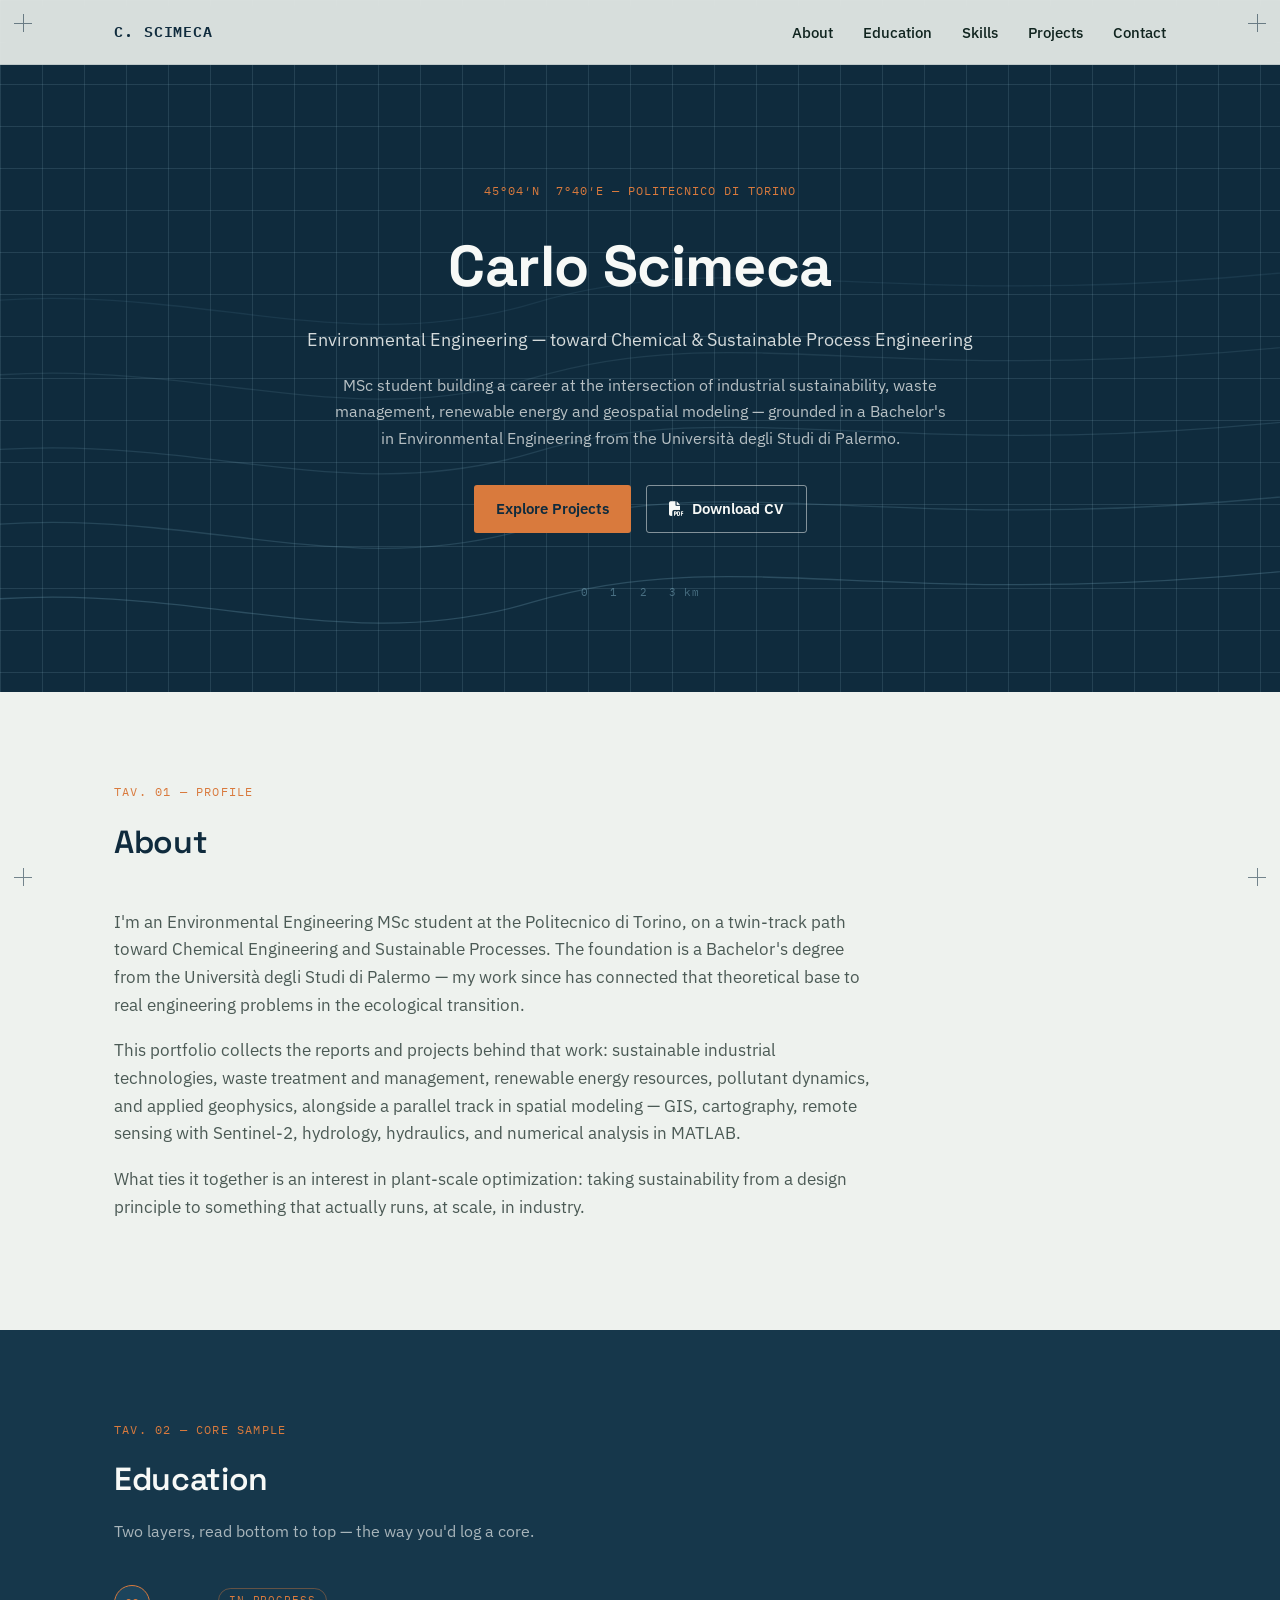
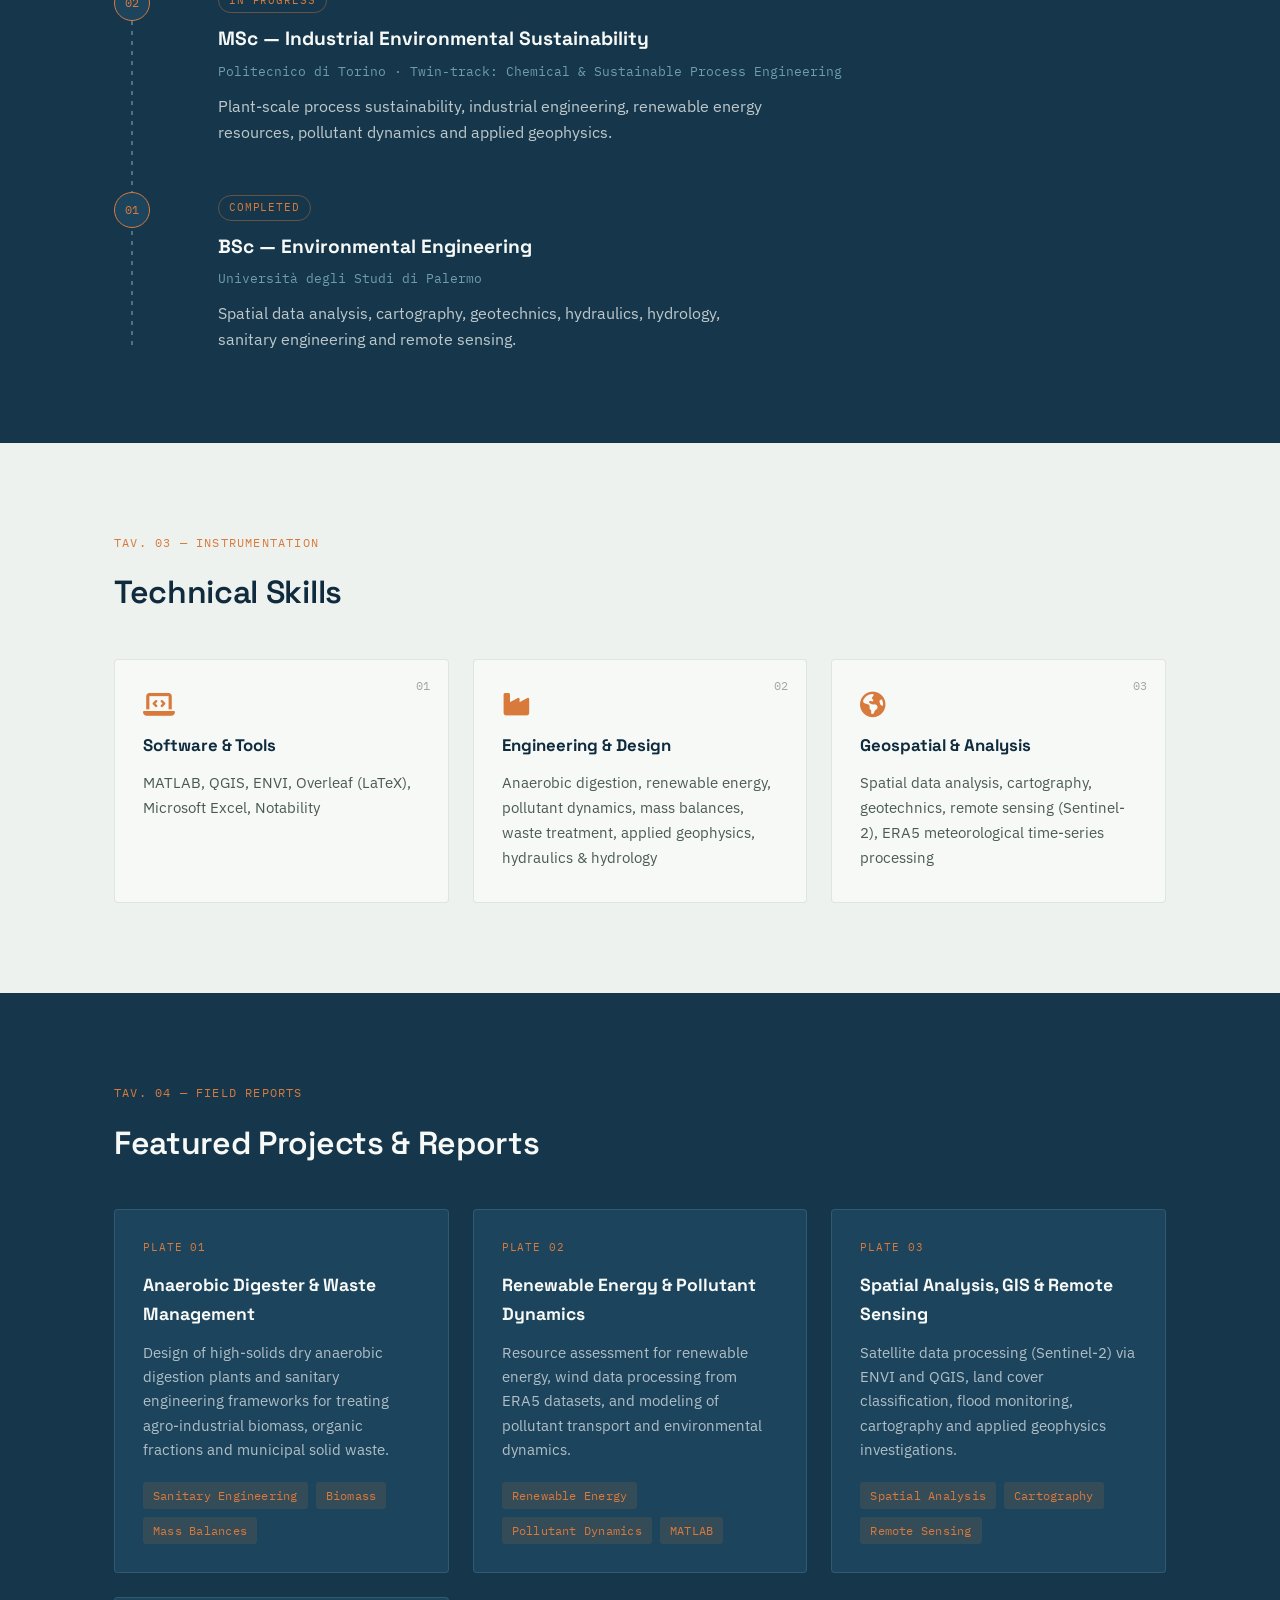
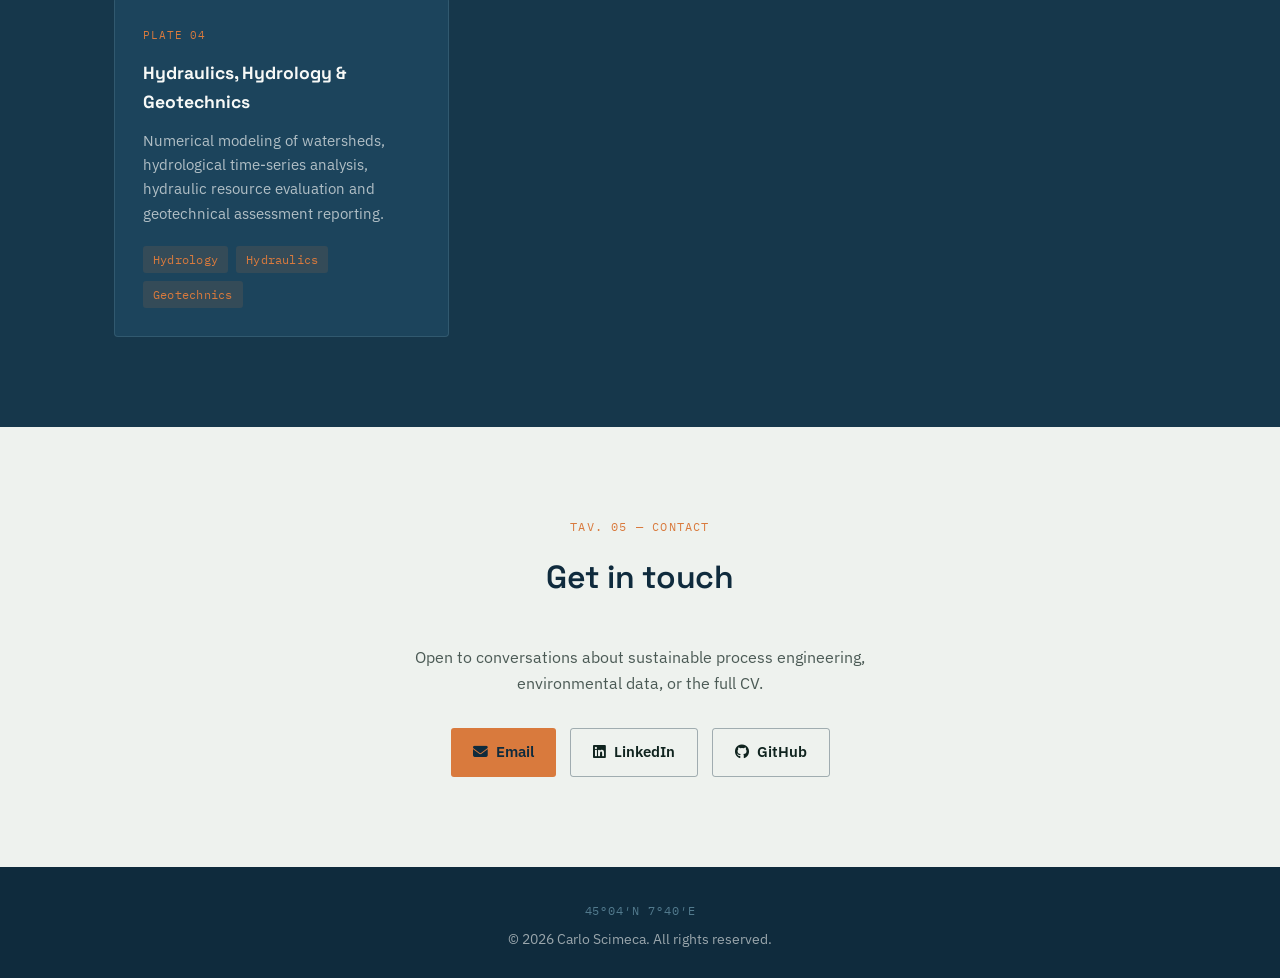
<file: index.html>
<!DOCTYPE html>
<html lang="en">
<head>
    <meta charset="UTF-8">
    <meta name="viewport" content="width=device-width, initial-scale=1.0">
    <title>Carlo Scimeca | Environmental Engineering Portfolio</title>
    <meta name="description" content="Portfolio of Carlo Scimeca — Environmental Engineering MSc student, Politecnico di Torino. Sustainable process engineering, waste management, renewable energy, geospatial modeling.">
    <link rel="stylesheet" href="style.css">
    <link rel="preconnect" href="https://fonts.googleapis.com">
    <link href="https://fonts.googleapis.com/css2?family=Space+Grotesk:wght@500;600;700&family=IBM+Plex+Sans:wght@400;500;600&family=IBM+Plex+Mono:wght@400;500;600&display=swap" rel="stylesheet">
    <link rel="stylesheet" href="https://cdnjs.cloudflare.com/ajax/libs/font-awesome/6.4.0/css/all.min.css">
</head>
<body>

    <!-- Corner crosshairs (fixed, drawing-sheet convention) -->
    <div class="crosshair tl" aria-hidden="true"></div>
    <div class="crosshair tr" aria-hidden="true"></div>
    <div class="crosshair bl" aria-hidden="true"></div>
    <div class="crosshair br" aria-hidden="true"></div>

    <!-- Header -->
    <header>
        <div class="container nav-container">
            <a href="#top" class="logo">C. SCIMECA</a>
            <nav>
                <a href="#about">About</a>
                <a href="#education">Education</a>
                <a href="#skills">Skills</a>
                <a href="#projects">Projects</a>
                <a href="#contact">Contact</a>
            </nav>
        </div>
    </header>

    <!-- Hero -->
    <section class="hero" id="top">
        <svg class="contour-field" viewBox="0 0 1200 800" preserveAspectRatio="xMidYMid slice" aria-hidden="true">
            <g class="contour-lines">
                <path d="M-100,650 C150,600 300,700 500,640 C700,580 850,660 1300,600" />
                <path d="M-100,580 C150,530 300,630 500,570 C700,510 850,590 1300,530" />
                <path d="M-100,510 C150,460 300,560 500,500 C700,440 850,520 1300,460" />
                <path d="M-100,440 C150,390 300,490 500,430 C700,370 850,450 1300,390" />
                <path d="M-100,370 C150,320 300,420 500,360 C700,300 850,380 1300,320" />
            </g>
        </svg>
        <div class="container hero-content">
            <p class="coord-tag">45°04&prime;N&nbsp;&nbsp;7&deg;40&prime;E — POLITECNICO DI TORINO</p>
            <h1>Carlo Scimeca</h1>
            <p class="subtitle">Environmental Engineering &mdash; toward Chemical &amp; Sustainable Process Engineering</p>
            <p class="hero-desc">MSc student building a career at the intersection of industrial sustainability, waste management, renewable energy and geospatial modeling &mdash; grounded in a Bachelor's in Environmental Engineering from the Università degli Studi di Palermo.</p>
            <div class="hero-buttons">
                <a href="#projects" class="btn primary">Explore Projects</a>
                <a href="Documents/CV.pdf" class="btn secondary" target="_blank"><i class="fas fa-file-pdf"></i> Download CV</a>
            </div>
        </div>
        <div class="scale-bar" aria-hidden="true">
            <span>0</span><span>1</span><span>2</span><span>3 km</span>
        </div>
    </section>

    <!-- About -->
    <section id="about" class="section">
        <div class="container">
            <p class="sheet-tag">TAV. 01 &mdash; PROFILE</p>
            <h2>About</h2>
            <div class="about-grid">
                <div class="about-text">
                    <p>I'm an Environmental Engineering MSc student at the Politecnico di Torino, on a twin-track path toward Chemical Engineering and Sustainable Processes. The foundation is a Bachelor's degree from the Università degli Studi di Palermo &mdash; my work since has connected that theoretical base to real engineering problems in the ecological transition.</p>
                    <p>This portfolio collects the reports and projects behind that work: sustainable industrial technologies, waste treatment and management, renewable energy resources, pollutant dynamics, and applied geophysics, alongside a parallel track in spatial modeling &mdash; GIS, cartography, remote sensing with Sentinel-2, hydrology, hydraulics, and numerical analysis in MATLAB.</p>
                    <p>What ties it together is an interest in plant-scale optimization: taking sustainability from a design principle to something that actually runs, at scale, in industry.</p>
                </div>
            </div>
        </div>
    </section>

    <!-- Education — rendered as a stratigraphic core sample -->
    <section id="education" class="section bg-dark">
        <div class="container">
            <p class="sheet-tag light">TAV. 02 &mdash; CORE SAMPLE</p>
            <h2 class="on-dark">Education</h2>
            <p class="section-lede on-dark">Two layers, read bottom to top &mdash; the way you'd log a core.</p>

            <div class="core">
                <div class="core-axis" aria-hidden="true"></div>

                <div class="core-layer">
                    <div class="core-marker"><span>02</span></div>
                    <div class="core-content">
                        <span class="layer-status">in progress</span>
                        <h3>MSc &mdash; Industrial Environmental Sustainability</h3>
                        <span class="date">Politecnico di Torino &middot; Twin-track: Chemical &amp; Sustainable Process Engineering</span>
                        <p>Plant-scale process sustainability, industrial engineering, renewable energy resources, pollutant dynamics and applied geophysics.</p>
                    </div>
                </div>

                <div class="core-layer">
                    <div class="core-marker"><span>01</span></div>
                    <div class="core-content">
                        <span class="layer-status">completed</span>
                        <h3>BSc &mdash; Environmental Engineering</h3>
                        <span class="date">Università degli Studi di Palermo</span>
                        <p>Spatial data analysis, cartography, geotechnics, hydraulics, hydrology, sanitary engineering and remote sensing.</p>
                    </div>
                </div>
            </div>
        </div>
    </section>

    <!-- Skills -->
    <section id="skills" class="section">
        <div class="container">
            <p class="sheet-tag">TAV. 03 &mdash; INSTRUMENTATION</p>
            <h2>Technical Skills</h2>
            <div class="skills-grid">
                <div class="skill-card">
                    <span class="skill-index">01</span>
                    <i class="fas fa-laptop-code"></i>
                    <h3>Software &amp; Tools</h3>
                    <p>MATLAB, QGIS, ENVI, Overleaf (LaTeX), Microsoft Excel, Notability</p>
                </div>
                <div class="skill-card">
                    <span class="skill-index">02</span>
                    <i class="fas fa-industry"></i>
                    <h3>Engineering &amp; Design</h3>
                    <p>Anaerobic digestion, renewable energy, pollutant dynamics, mass balances, waste treatment, applied geophysics, hydraulics &amp; hydrology</p>
                </div>
                <div class="skill-card">
                    <span class="skill-index">03</span>
                    <i class="fas fa-globe-americas"></i>
                    <h3>Geospatial &amp; Analysis</h3>
                    <p>Spatial data analysis, cartography, geotechnics, remote sensing (Sentinel-2), ERA5 meteorological time-series processing</p>
                </div>
            </div>
        </div>
    </section>

    <!-- Projects -->
    <section id="projects" class="section bg-dark">
        <div class="container">
            <p class="sheet-tag light">TAV. 04 &mdash; FIELD REPORTS</p>
            <h2 class="on-dark">Featured Projects &amp; Reports</h2>
            <div class="projects-grid">

                <div class="project-card">
                    <span class="plate-number">PLATE 01</span>
                    <h3>Anaerobic Digester &amp; Waste Management</h3>
                    <p>Design of high-solids dry anaerobic digestion plants and sanitary engineering frameworks for treating agro-industrial biomass, organic fractions and municipal solid waste.</p>
                    <div class="tags">
                        <span>Sanitary Engineering</span>
                        <span>Biomass</span>
                        <span>Mass Balances</span>
                    </div>
                </div>

                <div class="project-card">
                    <span class="plate-number">PLATE 02</span>
                    <h3>Renewable Energy &amp; Pollutant Dynamics</h3>
                    <p>Resource assessment for renewable energy, wind data processing from ERA5 datasets, and modeling of pollutant transport and environmental dynamics.</p>
                    <div class="tags">
                        <span>Renewable Energy</span>
                        <span>Pollutant Dynamics</span>
                        <span>MATLAB</span>
                    </div>
                </div>

                <div class="project-card">
                    <span class="plate-number">PLATE 03</span>
                    <h3>Spatial Analysis, GIS &amp; Remote Sensing</h3>
                    <p>Satellite data processing (Sentinel-2) via ENVI and QGIS, land cover classification, flood monitoring, cartography and applied geophysics investigations.</p>
                    <div class="tags">
                        <span>Spatial Analysis</span>
                        <span>Cartography</span>
                        <span>Remote Sensing</span>
                    </div>
                </div>

                <div class="project-card">
                    <span class="plate-number">PLATE 04</span>
                    <h3>Hydraulics, Hydrology &amp; Geotechnics</h3>
                    <p>Numerical modeling of watersheds, hydrological time-series analysis, hydraulic resource evaluation and geotechnical assessment reporting.</p>
                    <div class="tags">
                        <span>Hydrology</span>
                        <span>Hydraulics</span>
                        <span>Geotechnics</span>
                    </div>
                </div>

            </div>
        </div>
    </section>

    <!-- Contact -->
    <section id="contact" class="section">
        <div class="container contact-container">
            <p class="sheet-tag">TAV. 05 &mdash; CONTACT</p>
            <h2>Get in touch</h2>
            <p>Open to conversations about sustainable process engineering, environmental data, or the full CV.</p>
            <div class="contact-links">
                <a href="mailto:tua-email@example.com" class="btn primary"><i class="fas fa-envelope"></i> Email</a>
                <a href="https://www.linkedin.com" target="_blank" class="btn secondary"><i class="fab fa-linkedin"></i> LinkedIn</a>
                <a href="https://github.com/carloscimeca" target="_blank" class="btn secondary"><i class="fab fa-github"></i> GitHub</a>
            </div>
        </div>
    </section>

    <!-- Footer -->
    <footer>
        <p class="footer-coord">45°04&prime;N 7°40&prime;E</p>
        <p>&copy; 2026 Carlo Scimeca. All rights reserved.</p>
    </footer>

</body>
</html>
</file>
<file: style.css>
:root {
    --ink: #0f2b3d;
    --ink-2: #16374b;
    --ink-3: #1c445c;
    --line: #6f9cb0;
    --line-dim: rgba(143, 184, 201, 0.16);
    --accent: #d97a3d;
    --paper: #eef2ee;
    --paper-2: #e2e8e0;
    --text-dark: #10241f;
    --text-mute: #4b5a55;
    --white: #f7f9f7;

    --font-display: 'Space Grotesk', sans-serif;
    --font-body: 'IBM Plex Sans', sans-serif;
    --font-mono: 'IBM Plex Mono', monospace;
}

* {
    margin: 0;
    padding: 0;
    box-sizing: border-box;
}

html {
    scroll-behavior: smooth;
}

body {
    font-family: var(--font-body);
    color: var(--text-dark);
    line-height: 1.65;
    background-color: var(--paper);
}

.container {
    max-width: 1100px;
    margin: 0 auto;
    padding: 0 24px;
}

a {
    color: inherit;
}

:focus-visible {
    outline: 2px solid var(--accent);
    outline-offset: 3px;
}

/* ---------- Corner crosshairs (drawing-sheet convention) ---------- */
.crosshair {
    position: fixed;
    width: 18px;
    height: 18px;
    z-index: 1200;
    pointer-events: none;
    opacity: 0.55;
}
.crosshair::before, .crosshair::after {
    content: "";
    position: absolute;
    background: var(--ink);
}
.crosshair::before { width: 100%; height: 1px; top: 50%; }
.crosshair::after { width: 1px; height: 100%; left: 50%; }
.crosshair.tl { top: 14px; left: 14px; }
.crosshair.tr { top: 14px; right: 14px; }
.crosshair.bl { bottom: 14px; left: 14px; }
.crosshair.br { bottom: 14px; right: 14px; }

@media (max-width: 640px) {
    .crosshair { display: none; }
}

/* ---------- Header ---------- */
header {
    background: rgba(238, 242, 238, 0.9);
    backdrop-filter: blur(6px);
    border-bottom: 1px solid rgba(15, 43, 61, 0.12);
    position: fixed;
    width: 100%;
    top: 0;
    z-index: 1000;
}

.nav-container {
    display: flex;
    justify-content: space-between;
    align-items: center;
    height: 64px;
}

.logo {
    font-family: var(--font-mono);
    font-weight: 600;
    font-size: 0.95rem;
    letter-spacing: 0.06em;
    color: var(--ink);
    text-decoration: none;
}

nav a {
    text-decoration: none;
    color: var(--text-dark);
    margin-left: 26px;
    font-size: 0.92rem;
    font-weight: 500;
    transition: color 0.2s;
}

nav a:hover { color: var(--accent); }

@media (max-width: 640px) {
    nav a { margin-left: 14px; font-size: 0.82rem; }
}

/* ---------- Hero ---------- */
.hero {
    position: relative;
    background: var(--ink);
    color: var(--white);
    padding: 180px 0 90px 0;
    overflow: hidden;
    background-image:
        linear-gradient(var(--line-dim) 1px, transparent 1px),
        linear-gradient(90deg, var(--line-dim) 1px, transparent 1px);
    background-size: 42px 42px;
}

.contour-field {
    position: absolute;
    inset: 0;
    width: 100%;
    height: 100%;
}

.contour-lines path {
    fill: none;
    stroke: var(--line);
    stroke-width: 1.2;
    opacity: 0.3;
}

.contour-lines path:nth-child(2) { opacity: 0.24; }
.contour-lines path:nth-child(3) { opacity: 0.2; }
.contour-lines path:nth-child(4) { opacity: 0.16; }
.contour-lines path:nth-child(5) { opacity: 0.12; }

@media (prefers-reduced-motion: no-preference) {
    .contour-lines { animation: drift 40s linear infinite; }
}
@keyframes drift {
    0% { transform: translateX(0); }
    100% { transform: translateX(-60px); }
}

.hero-content {
    position: relative;
    text-align: center;
}

.coord-tag {
    font-family: var(--font-mono);
    font-size: 0.78rem;
    letter-spacing: 0.08em;
    color: var(--accent);
    margin-bottom: 18px;
}

.hero h1 {
    font-family: var(--font-display);
    font-weight: 700;
    font-size: clamp(2.4rem, 5vw, 3.6rem);
    margin-bottom: 10px;
    letter-spacing: -0.01em;
}

.hero .subtitle {
    font-size: 1.15rem;
    color: var(--white);
    opacity: 0.85;
    margin-bottom: 18px;
}

.hero-desc {
    max-width: 620px;
    margin: 0 auto 34px auto;
    opacity: 0.72;
    font-size: 1rem;
}

.hero-buttons {
    display: flex;
    justify-content: center;
    gap: 15px;
    flex-wrap: wrap;
}

.scale-bar {
    position: relative;
    z-index: 1;
    display: flex;
    justify-content: center;
    gap: 22px;
    font-family: var(--font-mono);
    font-size: 0.7rem;
    color: var(--line);
    opacity: 0.6;
    margin-top: 50px;
    letter-spacing: 0.05em;
}

/* ---------- Buttons ---------- */
.btn {
    display: inline-flex;
    align-items: center;
    gap: 8px;
    padding: 11px 22px;
    border-radius: 3px;
    text-decoration: none;
    font-weight: 600;
    font-size: 0.92rem;
    transition: background 0.2s, color 0.2s, border-color 0.2s;
}

.btn.primary {
    background-color: var(--accent);
    color: var(--ink);
}
.btn.primary:hover { background-color: #e6924f; }

.btn.secondary {
    background-color: transparent;
    border: 1.5px solid rgba(247, 249, 247, 0.5);
    color: var(--white);
}
.btn.secondary:hover {
    background-color: var(--white);
    color: var(--ink);
    border-color: var(--white);
}

.section .btn.secondary {
    border-color: rgba(15, 43, 61, 0.35);
    color: var(--text-dark);
}
.section .btn.secondary:hover {
    background-color: var(--ink);
    color: var(--white);
    border-color: var(--ink);
}

/* ---------- Sections ---------- */
.section {
    padding: 90px 0;
    position: relative;
}

.section.bg-dark {
    background-color: var(--ink-2);
    color: var(--white);
}

.sheet-tag {
    font-family: var(--font-mono);
    font-size: 0.75rem;
    letter-spacing: 0.1em;
    color: var(--accent);
    margin-bottom: 14px;
}
.sheet-tag.light { color: var(--accent); }

.section h2 {
    font-family: var(--font-display);
    font-weight: 600;
    font-size: 2rem;
    margin-bottom: 40px;
    color: var(--ink);
    letter-spacing: -0.01em;
}
.section h2.on-dark { color: var(--white); }

.section-lede {
    margin-top: -28px;
    margin-bottom: 40px;
    color: var(--text-mute);
    max-width: 520px;
}
.section-lede.on-dark { color: rgba(247, 249, 247, 0.65); }

/* ---------- About ---------- */
.about-text {
    max-width: 760px;
    font-size: 1.05rem;
    color: var(--text-mute);
}
.about-text p {
    margin-bottom: 18px;
}

/* ---------- Education: core sample ---------- */
.core {
    position: relative;
    max-width: 760px;
    padding-left: 46px;
}

.core-axis {
    position: absolute;
    left: 17px;
    top: 6px;
    bottom: 6px;
    width: 2px;
    background: repeating-linear-gradient(
        to bottom,
        var(--line) 0,
        var(--line) 4px,
        transparent 4px,
        transparent 10px
    );
    opacity: 0.6;
}

.core-layer {
    position: relative;
    margin-bottom: 46px;
    display: flex;
    gap: 22px;
}
.core-layer:last-child { margin-bottom: 0; }

.core-marker {
    flex-shrink: 0;
    width: 36px;
    height: 36px;
    border-radius: 50%;
    background: var(--ink-3);
    border: 1.5px solid var(--accent);
    display: flex;
    align-items: center;
    justify-content: center;
    font-family: var(--font-mono);
    font-size: 0.78rem;
    color: var(--accent);
    position: relative;
    left: -46px;
}

.core-content {
    padding-left: 0;
}

.layer-status {
    display: inline-block;
    font-family: var(--font-mono);
    font-size: 0.68rem;
    letter-spacing: 0.08em;
    text-transform: uppercase;
    color: var(--accent);
    border: 1px solid rgba(217, 122, 61, 0.4);
    border-radius: 20px;
    padding: 3px 10px;
    margin-bottom: 10px;
}

.core-content h3 {
    font-family: var(--font-display);
    font-size: 1.2rem;
    color: var(--white);
    margin-bottom: 6px;
}

.core-content .date {
    font-family: var(--font-mono);
    font-size: 0.82rem;
    color: var(--line);
    display: block;
    margin-bottom: 10px;
}

.core-content p {
    color: rgba(247, 249, 247, 0.75);
    max-width: 560px;
}

/* ---------- Skills ---------- */
.skills-grid {
    display: grid;
    grid-template-columns: repeat(auto-fit, minmax(280px, 1fr));
    gap: 24px;
}

.skill-card {
    position: relative;
    background: var(--white);
    padding: 32px 28px;
    border: 1px solid rgba(15, 43, 61, 0.1);
    border-radius: 4px;
}

.skill-index {
    position: absolute;
    top: 16px;
    right: 18px;
    font-family: var(--font-mono);
    font-size: 0.75rem;
    color: var(--text-mute);
    opacity: 0.5;
}

.skill-card i {
    font-size: 1.6rem;
    color: var(--accent);
    margin-bottom: 14px;
    display: block;
}

.skill-card h3 {
    font-family: var(--font-display);
    font-size: 1.05rem;
    margin-bottom: 10px;
    color: var(--ink);
}

.skill-card p {
    color: var(--text-mute);
    font-size: 0.95rem;
}

/* ---------- Projects ---------- */
.projects-grid {
    display: grid;
    grid-template-columns: repeat(auto-fit, minmax(300px, 1fr));
    gap: 24px;
}

.project-card {
    background: var(--ink-3);
    padding: 28px;
    border-radius: 4px;
    border: 1px solid rgba(143, 184, 201, 0.18);
    display: flex;
    flex-direction: column;
}

.plate-number {
    font-family: var(--font-mono);
    font-size: 0.7rem;
    letter-spacing: 0.08em;
    color: var(--accent);
    margin-bottom: 14px;
}

.project-card h3 {
    font-family: var(--font-display);
    font-size: 1.1rem;
    margin-bottom: 12px;
    color: var(--white);
}

.project-card p {
    color: rgba(247, 249, 247, 0.68);
    margin-bottom: 20px;
    font-size: 0.92rem;
    flex-grow: 1;
}

.tags {
    display: flex;
    flex-wrap: wrap;
    gap: 8px;
}

.tags span {
    font-family: var(--font-mono);
    background-color: rgba(217, 122, 61, 0.12);
    color: var(--accent);
    padding: 4px 10px;
    border-radius: 3px;
    font-size: 0.72rem;
    letter-spacing: 0.02em;
}

/* ---------- Contact ---------- */
.contact-container {
    text-align: center;
}

.contact-container .sheet-tag {
    display: block;
    margin-left: auto;
    margin-right: auto;
}

.contact-container p:not(.sheet-tag) {
    margin: 0 auto 32px auto;
    color: var(--text-mute);
    max-width: 520px;
}

.contact-links {
    display: flex;
    justify-content: center;
    gap: 14px;
    flex-wrap: wrap;
}

/* ---------- Footer ---------- */
footer {
    background-color: var(--ink);
    color: rgba(247, 249, 247, 0.6);
    text-align: center;
    padding: 34px 0 28px;
    font-size: 0.85rem;
}

.footer-coord {
    font-family: var(--font-mono);
    font-size: 0.72rem;
    letter-spacing: 0.08em;
    color: var(--line);
    margin-bottom: 8px;
    opacity: 0.7;
}

/* ---------- Responsive ---------- */
@media (max-width: 640px) {
    .hero { padding: 140px 0 70px 0; }
    .section { padding: 64px 0; }
    .core { padding-left: 34px; }
    .core-marker { left: -34px; width: 30px; height: 30px; }
}
</file>
